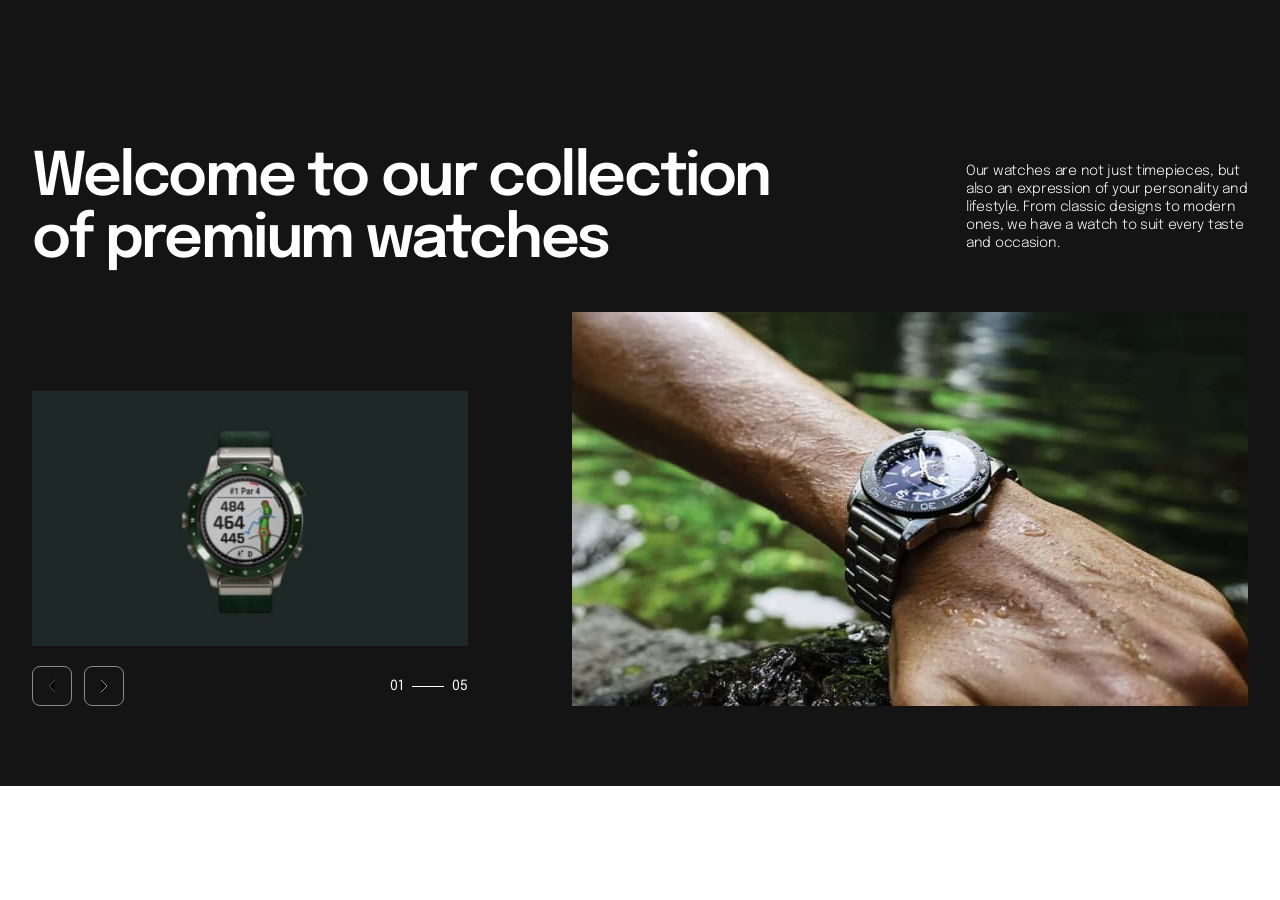
<file: index.html>
<!DOCTYPE html>
<html lang="en">

<head>
    <meta charset="UTF-8" />
    <meta name="viewport" content="width=device-width, initial-scale=1.0" />
    <title>The Watch spot</title>
    <link href="https://unpkg.com/aos@2.3.1/dist/aos.css" rel="stylesheet" />
    <link href="https://fonts.googleapis.com/css2?family=Epilogue:wght@300;600&display=swap" rel="stylesheet">
    <link rel="stylesheet" href="https://cdn.jsdelivr.net/npm/swiper@9/swiper-bundle.min.css" />
    <link rel="stylesheet" href="./css/hero-section.css" />
</head>

<body>
<section class="section hero-section">
    <div class="container">
        <div class="hero">
            <h1 class="hero-title">Welcome to our collection of premium watches</h1>
            <p class="hero-text">
                Our watches are not just timepieces, but also an expression of your personality and lifestyle. From
                classic designs to modern ones, we have a watch to suit
                every taste and occasion.
            </p>
            <div class="hero-top-slider">
                <div class="swiper-container hero-slider">
                <ul class="swiper-wrapper">
                    <li class="swiper-slide">
                        <img srcset="./img/1@2x.jpg 2x" src="./img/1.jpg" alt="watches" width="266" height="200" />
                    </li>
                    <li class="swiper-slide">
                        <img srcset="./img/2@2x.jpg 2x" src="./img/2.jpg" alt="watches" width="266" height="200" />
                    </li>
                    <li class="swiper-slide">
                        <img srcset="./img/3@2x.jpg 2x" src="./img/3.jpg" alt="watches" width="266" height="200" />
                    </li>
                    <li class="swiper-slide">
                        <img srcset="./img/4@2x.jpg 2x" src="./img/4.jpg" alt="watches" width="266" height="200" />
                    </li>
                    <li class="swiper-slide">
                        <img srcset="./img/5@2x.jpg 2x" src="./img/5.jpg" alt="watches" width="266" height="200" />
                    </li>
                </ul>
                </div>
                <div class="slider-arrows">
                    <button type="button" class="arrows swiper-back">
                        <svg width="18" height="18">
                            <use href="./img/icons.svg#arrow_left"></use>
                        </svg>
                    </button>
                    <button type="button" class="arrows swiper-next">
                        <svg width="18" height="18">
                            <use href="./img/icons.svg#arrow_right"></use>
                        </svg>
                    </button>
                    <div class="swiper-number">
                        <span class="slide-first">01</span>
                        <span class="slide-last">05</span>
                    </div>
                </div>
            </div>
            <picture class="hero-image">
                <source srcset="./img/hero-img-mob@2x.jpg 2x, ./img/hero-img-mob.jpg" media="(max-width: 767px)" />
                <source srcset="./img/hero-img-tablet@2x.jpg 2x, ./img/hero-img-tablet.jpg"
                    media="(min-width: 768px) and (max-width: 1279px)" />
                <source srcset="./img/hero-img-desktop@2x.jpg 2x, ./img/hero-img-desktop.jpg"
                    media="(min-width: 1280px)" />
                <img src="./img/hero-img-mob.jpg" alt="watches" width="335" height="410" />
            </picture>
        </div>
    </div>
</section>


    <script src="https://cdn.jsdelivr.net/npm/swiper@9/swiper-bundle.min.js"></script>
    <script src="js/hero_slider.js"></script>

</body>

</html>
</file>
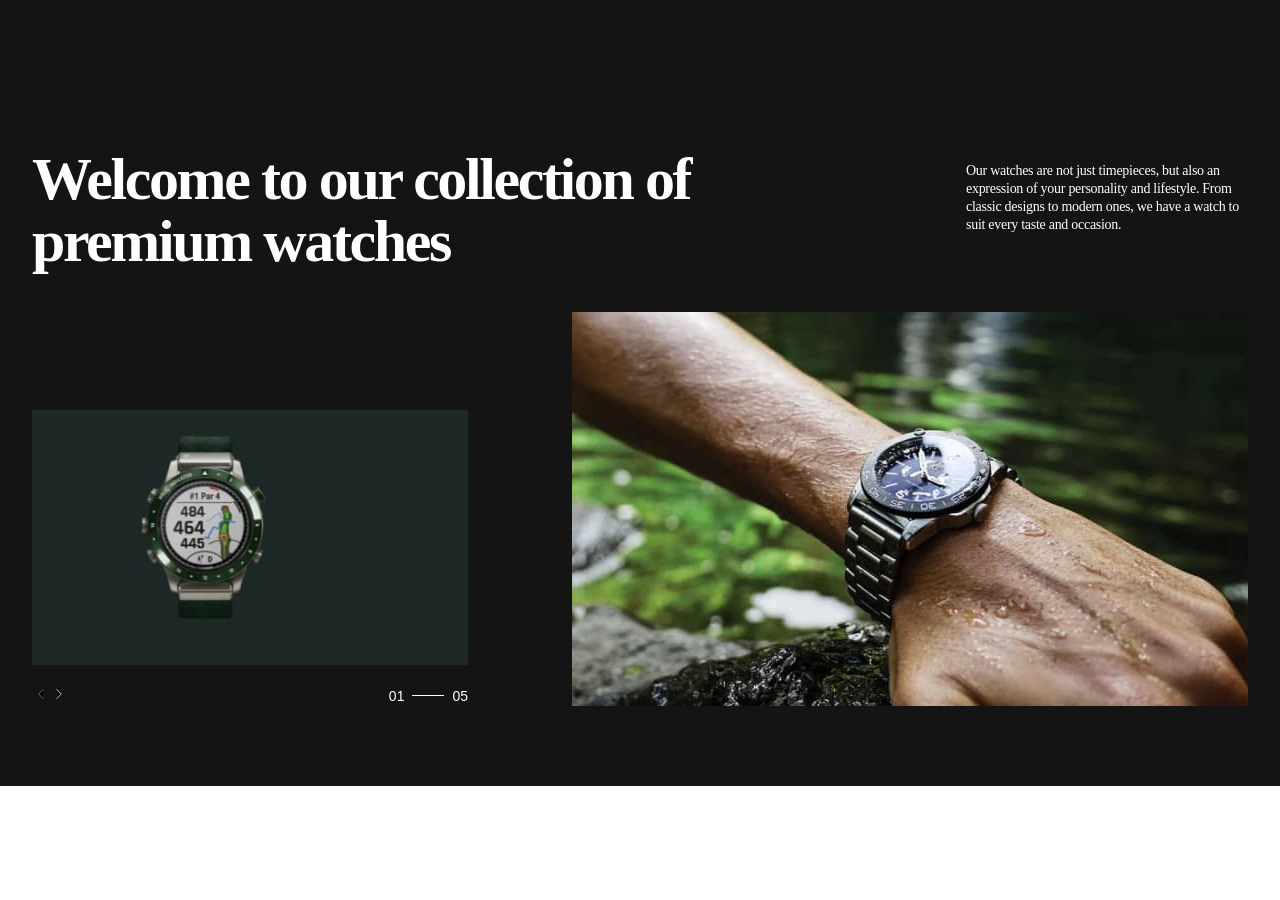
<file: sample.html>
<!DOCTYPE html>
<html lang="en">

<head>
    <meta charset="UTF-8" />
    <meta name="keywords" content="premium watches" />
    <meta name="description"
        content="Our watches are not just timepieces, but also an expression of your personality and lifestyle. From classic designs to modern ones, we have a watch to suit every taste and occasion." />
    <link rel="icon" type="image/svg+xml" href="/favicon.svg" />
    <meta name="viewport" content="width=device-width, initial-scale=1.0" />
    <title>The Watch spot</title>
    <link href="https://unpkg.com/aos@2.3.1/dist/aos.css" rel="stylesheet" />
    <link rel="stylesheet" href="https://cdn.jsdelivr.net/npm/swiper@9/swiper-bundle.min.css" />
    <link rel="stylesheet" href="./css/sample.css" />
</head>

<body>
<section class="section hero-section">
    <div class="container">
        <div class="hero">
            <h1 class="hero-title">Welcome to our collection of premium watches</h1>
            <p class="hero-text">
                Our watches are not just timepieces, but also an expression of your personality and lifestyle. From
                classic designs to modern ones, we have a watch to suit
                every taste and occasion.
            </p>
            <div class="hero-top-slider">
                <div class="swiper-container hero-slider">
                    <div class="swiper-wrapper">
                        <div class="swiper-slide">
                            <img srcset="./img/1@2x.jpg 2x" src="./img/1.jpg" alt="watches"
                                width="266" height="200" />
                        </div>
                        <div class="swiper-slide">
                            <img srcset="./img/2@2x.jpg 2x" src="./img/2.jpg" alt="watches"
                                width="266" height="200" />
                        </div>
                        <div class="swiper-slide">
                            <img srcset="./img/3@2x.jpg 2x" src="./img/3.jpg" alt="watches"
                                width="266" height="200" />
                        </div>
                        <div class="swiper-slide">
                            <img srcset="./img/4@2x.jpg 2x" src="./img/4.jpg" alt="watches"
                                width="266" height="200" />
                        </div>
                        <div class="swiper-slide">
                            <img srcset="./img/5@2x.jpg 2x" src="./img/5.jpg" alt="watches"
                                width="266" height="200" />
                        </div>
                    </div>
                </div>
                <div class="slider-arrows">
                    <button type="button" class="swiper-arrows swiper-back">
                        <svg width="18" height="18">
                            <use href="./img/icons.svg#arrow_left"></use>
                        </svg>
                    </button>
                    <button type="button" class="swiper-arrows swiper-next">
                        <svg width="18" height="18">
                            <use href="./img/icons.svg#arrow_right"></use>
                        </svg>
                    </button>
                    <div class="swiper-number">
                        <span class="slide-first">01</span>
                        <span class="slide-last">05</span>
                    </div>
                </div>
            </div>
            <picture class="hero-image">
                <source srcset="./img/hero-img-mob@2x.jpg 2x, ./img/hero-img-mob.jpg"
                    media="(max-width: 767px)" />
                <source srcset="./img/hero-img-tablet@2x.jpg 2x, ./img/hero-img-tablet.jpg"
                    media="(min-width: 768px) and (max-width: 1279px)" />
                <source
                    srcset="./img/hero-img-desktop@2x.jpg 2x, ./img/hero-img-desktop.jpg"
                    media="(min-width: 1280px)" />
                <img src="./img/hero-img-mob.jpg" alt="watches" width="335" height="410" />
            </picture>
        </div>
    </div>
</section>


    <script src="https://cdn.jsdelivr.net/npm/swiper@9/swiper-bundle.min.js"></script>
    <script src="https://unpkg.com/aos@2.3.1/dist/aos.js"></script>
    <script src="js/hero_slider.js"></script>

</body>

</html>
</file>
<file: css/hero-section.css>
:root {
   --color-white: #ffffff;
   --color-black: #141414;
   --color-gark-green: #1e2827;
   --cubic: cubic-bezier(0.4, 0, 0.2, 1);
}


h1,
h2,
h3,
h4,
h5,
h6
 {
   padding: 0;
   margin: 0;
}

body {
   font-family: Epilogue, Helvetica, Arial, sans-serif;
   font-size: 14px;
   margin:0;
   padding: 0;
}

img {
   max-width: 100%;
   height: auto;
   border-style: none;
   object-fit: cover;
   display:block;
}


.container {
   position: relative;
   margin: 0 auto;
   padding: 0px 32px;
}

.section {
   position: relative;
   overflow-x: hidden;
   overflow-y: auto;
   padding: 100px 0px;
}

@media screen and (max-width: 767px) {
   .container {
      max-width: 375px;
      padding: 0px 20px;
   }

   .section {
      padding: 40px 0px;
   }
}

@media screen and (min-width: 768px) and (max-width: 1279px) {
   .container {
      max-width: 768px;
   }

   .section {
      padding: 64px 0px;
   }
}

@media screen and (min-width: 1280px) {
   .container {
      max-width: 1240px;
   }

   .section {
      padding: 80px 0px;
   }
}

/* hero section css */

button {
   font-family: inherit;
   margin: 0;
   padding: 0;
   outline: 0;
}

button {
   text-transform: none;
}

[type='button'],
button {
   -webkit-appearance: button;
   border: 0;
   background: 0;
}

[type='button']::-moz-focus-inner,
button::-moz-focus-inner {
   border-style: none;
   padding: 0;
}

[type='button']:-moz-focusring,
button:-moz-focusring {
   outline: ButtonText dotted 1px;
}


.hero-section {
   background: var(--color-black);
   color: var(--color-white);
   padding-top: 122px;
}

.hero {
   display: flex;
   flex-wrap: wrap;
   align-items: center;
   width: 100%;
   position: relative;
   gap: 40px 20px;
}

.hero-title {
   max-width: 750px;
   font-family: Epilogue;
   color: var(--color-white);
   font-size: 60px;
   font-style: normal;
   font-weight: 600;
   line-height: 62px;
   letter-spacing: -2.4px;
   order: 1;
}

.hero-text {
   font-family: Epilogue;
   font-size: 14px;
   font-style: normal;
   line-height: 18px;
   letter-spacing: -0.28px;
   font-weight: 300;
   max-width: 248px;
   margin-left: auto;
   order: 3;
}

.hero-top-slider {
   order: 2;
   position: relative;
   width: 436px;
}

.hero-slider {
   position: relative;
   overflow: hidden;
   width: 100%;
   height: 255px;
   background: var(--color-gark-green);
}

.hero-slider img {
   width: 348px;
   height: 233px;
 
}

.slider-arrows {
   display: flex;
   flex-wrap: wrap;
   justify-content: space-between;
   align-items: center;
   margin-top: 20px;
}

.arrows {
   display: flex;
   flex-wrap: wrap;
   justify-content: center;
   align-items: center;
   width: 40px;
   height: 40px;
   border: 1px solid var(--color-white);
   border-radius: 8px;
   opacity: 0.5;
   cursor: pointer;
   margin-right: 12px;
   transition: opacity 250ms var(--cubic);
}

.arrows svg {
   width: 24px;
   height: 24px;
}

.arrows:hover,
.arrows:focus {
   opacity: 1;
}

.swiper-next {
   margin-right: auto;
}

.swiper-number {
   display: flex;
   flex-wrap: wrap;
   justify-content: center;
   align-items: center;
}

.slide-first {
   display: flex;
   align-items: center;
}

.slide-first:after {
   content: '';
   display: block;
   width: 32px;
   height: 1px;
   margin: 0px 8px;
   background: var(--color-white);
}

.hero-image {
   order: 4;
}

.hero-image img {
   width: 100%;
}

@media screen and (max-width: 767px) {
   .hero-title {
      max-width: 653px;
      font-size: 38px;
      line-height: calc(40 / 38);
   }

   .hero-top-slider {
      width: 266px;
   }

   .hero-slider {
      height: 200px;
   }

   .arrows {
      width: 32px;
      height: 32px;
   }

   .arrows svg {
      width: 18px;
      height: 18px;
   }
}

@media screen and (min-width: 768px) and (max-width: 1279px) {
   .hero-section {
      padding-top: 146px;
   }

   .hero-text {
      padding-bottom: 60px;
   }
}

@media screen and (min-width: 1280px) {
   .hero-section {
      padding-top: 148px;
   }

   .hero-text {
      order: 2;
      max-width: 282px;
      align-self: flex-start;
   }

   .hero-image {
      margin-left: auto;
   }

   .hero-top-slider {
      align-self: flex-end;
   }
}
</file>
<file: css/sample.css>
:root {
   --color-white: #ffffff;
   --color-black: #141414;
   --color-gark-green: #1e2827;
   --cubic: cubic-bezier(0.4, 0, 0.2, 1);
}


h1,
h2,
h3,
h4,
h5,
h6
 {
   padding: 0;
   margin: 0;
}

body {
   font-family: Epilogue, Helvetica, Arial, sans-serif;
   font-size: 14px;
   margin:0;
   padding: 0;
}

img {
   max-width: 100%;
   height: auto;
   border-style: none;
   object-fit: cover;
   display:block;
}


.container {
   position: relative;
   margin: 0 auto;
   padding: 0px 32px;
}

.section {
   position: relative;
   overflow-x: hidden;
   overflow-y: auto;
   padding: 100px 0px;
}

@media screen and (max-width: 767px) {
   .container {
      max-width: 375px;
      padding: 0px 20px;
   }

   .section {
      padding: 40px 0px;
   }
}

@media screen and (min-width: 768px) and (max-width: 1279px) {
   .container {
      max-width: 768px;
   }

   .section {
      padding: 64px 0px;
   }
}

@media screen and (min-width: 1280px) {
   .container {
      max-width: 1240px;
   }

   .section {
      padding: 80px 0px;
   }
}

/* hero section css */

button {
   font-family: inherit;
   margin: 0;
   padding: 0;
   outline: 0;
}

button {
   text-transform: none;
}

[type='button'],
button {
   -webkit-appearance: button;
   border: 0;
   background: 0;
}

[type='button']::-moz-focus-inner,
button::-moz-focus-inner {
   border-style: none;
   padding: 0;
}

[type='button']:-moz-focusring,
button:-moz-focusring {
   outline: ButtonText dotted 1px;
}


.hero-section {
   background: var(--color-black);
   color: var(--color-white);
   padding-top: 122px;
}

.hero {
   display: flex;
   flex-wrap: wrap;
   align-items: center;
   width: 100%;
   position: relative;
   gap: 40px 20px;
}

.hero-title {
   max-width: 750px;
   font-family: Epilogue;
   color: var(--color-white);
   font-size: 60px;
   font-style: normal;
   font-weight: 600;
   line-height: 62px;
   letter-spacing: -2.4px;
   order: 1;
}

.hero-text {
   font-family: Epilogue;
   font-size: 14px;
   font-style: normal;
   line-height: 18px;
   letter-spacing: -0.28px;
   font-weight: 300;
   max-width: 248px;
   margin-left: auto;
   order: 3;
}

.hero-top-slider {
   order: 2;
   position: relative;
   width: 436px;
}

.hero-slider {
   position: relative;
   overflow: hidden;
   width: 100%;
   height: 255px;
   background: var(--color-gark-green);
}

.hero-slider img {
   width: 348px;
   height: 233px;
 
}

.slider-arrows {
   display: flex;
   flex-wrap: wrap;
   justify-content: space-between;
   align-items: center;
   margin-top: 20px;
}

.arrows {
   display: flex;
   flex-wrap: wrap;
   justify-content: center;
   align-items: center;
   width: 40px;
   height: 40px;
   border: 1px solid var(--color-white);
   border-radius: 8px;
   opacity: 0.5;
   cursor: pointer;
   margin-right: 12px;
   transition: opacity 250ms var(--cubic);
}

.arrows svg {
   width: 24px;
   height: 24px;
}

.arrows:hover,
.arrows:focus {
   opacity: 1;
}

.swiper-next {
   margin-right: auto;
}

.swiper-number {
   display: flex;
   flex-wrap: wrap;
   justify-content: center;
   align-items: center;
}

.slide-first {
   display: flex;
   align-items: center;
}

.slide-first:after {
   content: '';
   display: block;
   width: 32px;
   height: 1px;
   margin: 0px 8px;
   background: var(--color-white);
}

.hero-image {
   order: 4;
}

.hero-image img {
   width: 100%;
}

@media screen and (max-width: 767px) {
   .hero-title {
      max-width: 653px;
      font-size: 38px;
      line-height: calc(40 / 38);
   }

   .hero-top-slider {
      width: 266px;
   }

   .hero-slider {
      height: 200px;
   }

   .arrows {
      width: 32px;
      height: 32px;
   }

   .arrows svg {
      width: 18px;
      height: 18px;
   }
}

@media screen and (min-width: 768px) and (max-width: 1279px) {
   .hero-section {
      padding-top: 146px;
   }

   .hero-text {
      padding-bottom: 60px;
   }
}

@media screen and (min-width: 1280px) {
   .hero-section {
      padding-top: 148px;
   }

   .hero-text {
      order: 2;
      max-width: 282px;
      align-self: flex-start;
   }

   .hero-image {
      margin-left: auto;
   }

   .hero-top-slider {
      align-self: flex-end;
   }
}
</file>
